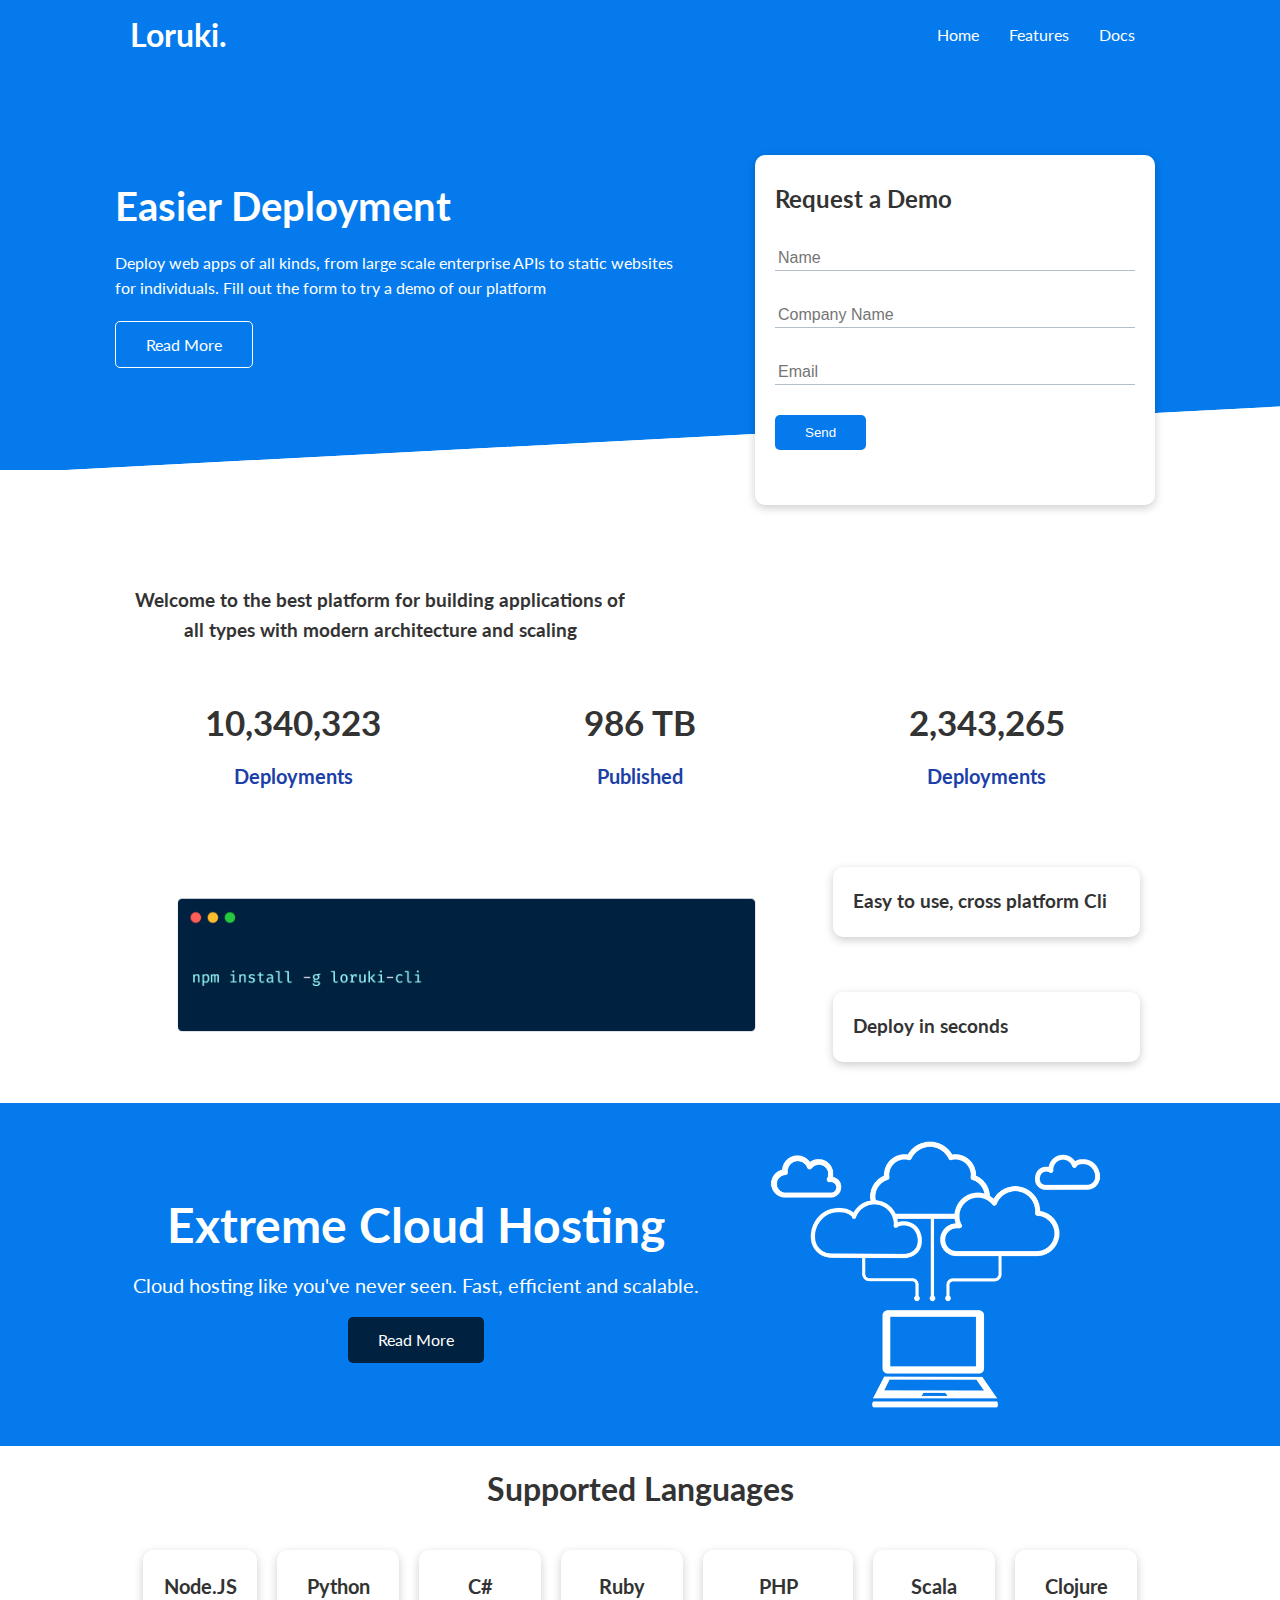
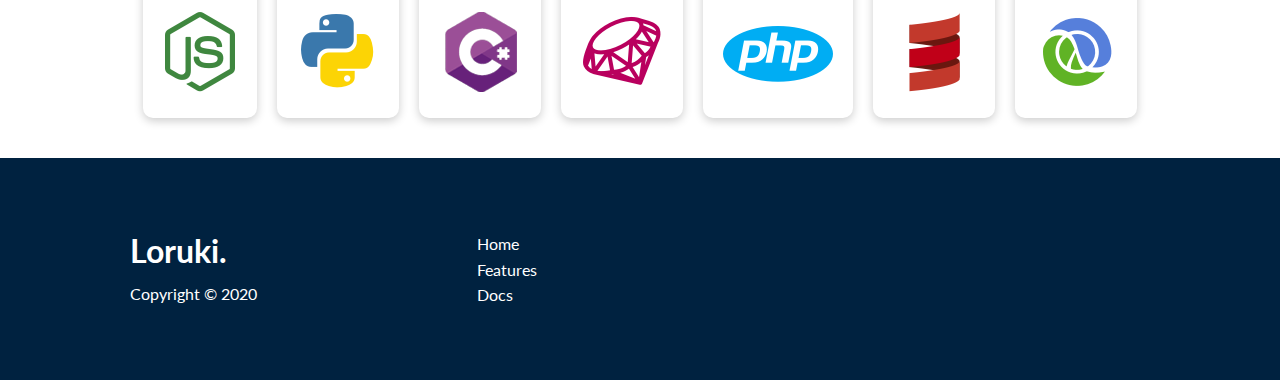
<file: index.html>
<!DOCTYPE html>
<html lang="en">
<head>
    <meta charset="UTF-8">
    <meta name="viewport" content="width=device-width, initial-scale=1.0">
    <link rel="stylesheet" href="https://cdnjs.cloudflare.com/ajax/libs/font-awesome/5.15.1/css/all.min.css" integrity="sha512-+4zCK9k+qNFUR5X+cKL9EIR+ZOhtIloNl9GIKS57V1MyNsYpYcUrUeQc9vNfzsWfV28IaLL3i96P9sdNyeRssA==" crossorigin="anonymous" />
    <link rel="stylesheet" href="./css/style.css">
    <link rel="stylesheet" href="./css/utilities.css">
    <title>Loruki | Cloud Hosting For Everyone</title>
</head>

<body>
    <div class="navbar">
        <div class="container flex">
            <h1 class="logo">Loruki.</h1>
            <nav>
                <ul>
                    <li><a href="index.html">Home</a></li>
                    <li><a href="features.html">Features</a></li>
                    <li><a href="docs.html">Docs</a></li>
                </ul>
            </nav>
        </div>
    </div>

    <section class="showcase">
        <div class="container grid">
            <div class="showcase-text">
                <h1>Easier Deployment</h1>
                <p>Deploy web apps of all kinds, from large scale enterprise APIs to static websites for individuals. Fill out the form to try a demo of our platform</p>
                <a href="features.html" class="btn btn-outline">Read More</a>
            </div>

            <div class="showcase-form card">
                <h2>Request a Demo</h2>
                <form action="">
                    <div class="form-control">
                        <input type="text" name="name" placeholder="Name" required>
                    </div>
                    <div class="form-control">
                        <input type="text" name="company" placeholder="Company Name" required>
                    </div>
                    <div class="form-control">
                        <input type="text" name="email" placeholder="Email" required>
                    </div>
                    <input type="submit" value="Send" class="btn btn-primary">
                </form>
            </div>
        </div>
    </section>

    <section class="stats">
        <div class="container">
            <h3 class="stats-heading text-center my-1">
                Welcome to the best platform for building applications of all types with modern architecture and scaling
            </h3>

            <div class="grid grid-3 text-center my-4">
                <div>
                    <i class="fas fa-server fa-3x"></i>
                    <h3>10,340,323</h3>
                    <p class="text-secondary">Deployments</p>
                </div>
                <div>
                    <i class="fas fa-upload fa-3x"></i>
                    <h3>986 TB</h3>
                    <p class="text-secondary">Published</p>
                </div>
                <div>
                    <i class="fas fa-project-diagram fa-3x"></i>
                    <h3>2,343,265</h3>
                    <p class="text-secondary">Deployments</p>
                </div>
            </div>
        </div>
    </section>

    <section class="cli">
        <div class="container grid">
            <img src="images/cli.png" alt="">
            <div class="card">
                <h3>Easy to use, cross platform Cli</h3>
            </div>
            <div class="card">
                <h3>Deploy in seconds</h3>
            </div>
        </div>
    </section>

    <section class="cloud bg-primary my-2 py-2">
        <div class="container grid">
            <div class="text-center">
                <h2 class="lg">Extreme Cloud Hosting</h2>
                <p class="lead my-1">Cloud hosting like you've never seen. Fast, efficient and scalable.</p>
                <a href="features.html" class="btn btn-dark">Read More</a>
            </div>
            <img src="images/cloud.png" alt="">
        </div>
    </section>

    <section class="languages">
        <h2 class="md text-center my-2">
            Supported Languages
        </h2>
        <div class="container flex">
            <div class="card">
                <h4>Node.JS</h4>
                <img src="images/logos/node.png" alt="">
            </div>
            <div class="card">
                <h4>Python</h4>
                <img src="images/logos/python.png" alt="">
              </div>
              <div class="card">
                <h4>C#</h4>
                <img src="images/logos/csharp.png" alt="">
              </div>
              <div class="card">
                <h4>Ruby</h4>
                <img src="images/logos/ruby.png" alt="">
              </div>
              <div class="card">
                <h4>PHP</h4>
                <img src="images/logos/php.png" alt="">
              </div>
              <div class="card">
                <h4>Scala</h4>
                <img src="images/logos/scala.png" alt="">
              </div>
              <div class="card">
                <h4>Clojure</h4>
                <img src="images/logos/clojure.png" alt="">
              </div>
        </div>
    </section>

    <footer class="footer bg-dark py-5">
        <div class="container grid grid-3">
            <div>
                <h1>Loruki.</h1>
                <p>Copyright &copy; 2020</p>
            </div>
            <nav>
                <ul>
                    <li><a href="index.html">Home</a></li>
                    <li><a href="features.html">Features</a></li>
                    <li><a href="docs.html">Docs</a></li>
                </ul>
            </nav>
            <div class="social">
                <a href="#"><i class="fab fa-github fa-2x"></i></a>
                <a href="#"><i class="fab fa-facebook fa-2x"></i></a>
                <a href="#"><i class="fab fa-instagram fa-2x"></i></a>
                <a href="#"><i class="fab fa-twitter fa-2x"></i></a>
            </div>
        </div>
    </footer>
</body>
</html>
</file>
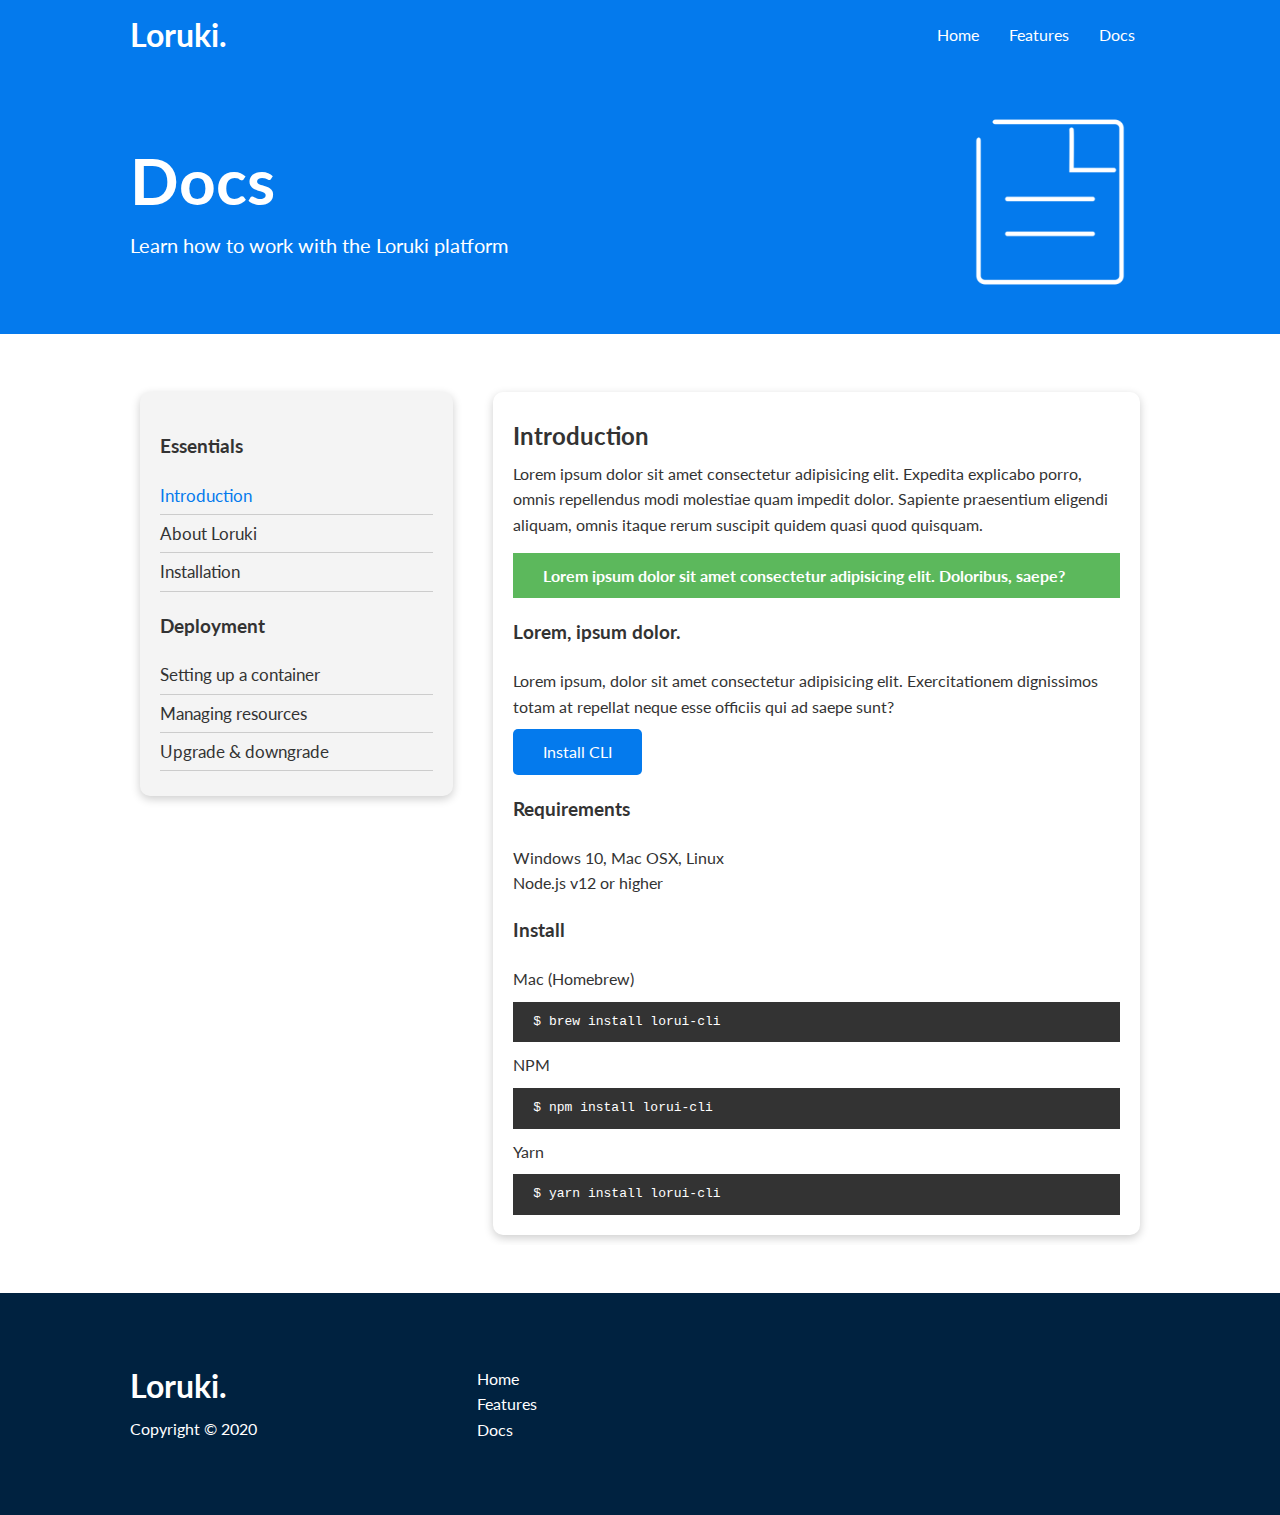
<file: docs.html>
<!DOCTYPE html>
<html lang="en">
<head>
    <meta charset="UTF-8">
    <meta name="viewport" content="width=device-width, initial-scale=1.0">
    <link rel="stylesheet" href="https://cdnjs.cloudflare.com/ajax/libs/font-awesome/5.15.1/css/all.min.css" integrity="sha512-+4zCK9k+qNFUR5X+cKL9EIR+ZOhtIloNl9GIKS57V1MyNsYpYcUrUeQc9vNfzsWfV28IaLL3i96P9sdNyeRssA==" crossorigin="anonymous" />
    <link rel="stylesheet" href="./css/style.css">
    <link rel="stylesheet" href="./css/utilities.css">
    <title>Loruki | Cloud Hosting For Everyone</title>
</head>

<body>
    <div class="navbar">
        <div class="container flex">
            <h1 class="logo">Loruki.</h1>
            <nav>
                <ul>
                    <li><a href="index.html">Home</a></li>
                    <li><a href="features.html">Features</a></li>
                    <li><a href="docs.html">Docs</a></li>
                </ul>
            </nav>
        </div>
    </div>

    <section class="docs-head bg-primary py-3">
        <div class="container grid">
            <div>
                <h1 class="xl">Docs</h1>
                <p class="lead">
                    Learn how to work with the Loruki platform
                </p>
            </div>
            <img src="images/docs.png" alt="">
        </div>
    </section>

    <section class="docs-main my-4">
        <div class="container grid">
            <div class="card bg-light p3">
                <h3 class="my-2">Essentials</h3>
                <nav>
                    <ul>
                        <li><a class="text-primary" href="#">Introduction</a></li>
                        <li><a href="#">About Loruki</a></li>
                        <li><a href="#">Installation</a></li>
                    </ul>
                </nav>
                <h3 class="my-2">Deployment</h3>
                <nav>
                    <ul>
                        <li><a href="#">Setting up a container</a></li>
                        <li><a href="#">Managing resources</a></li>
                        <li><a href="#">Upgrade & downgrade</a></li>
                    </ul>
                </nav>
            </div>
            <div class="card">
                <h2>Introduction</h2>
                <p>Lorem ipsum dolor sit amet consectetur adipisicing elit. Expedita explicabo porro, omnis repellendus modi molestiae quam impedit dolor. Sapiente praesentium eligendi aliquam, omnis itaque rerum suscipit quidem quasi quod quisquam.</p>
                <div class="alert alert-success">
                    <i class="fas fa-info"></i> Lorem ipsum dolor sit amet consectetur adipisicing elit. Doloribus, saepe?
                </div>

                <h3>Lorem, ipsum dolor.</h3>
                <p>Lorem ipsum, dolor sit amet consectetur adipisicing elit. Exercitationem dignissimos totam at repellat neque esse officiis qui ad saepe sunt?</p>
                <a href="#" class="btn btn-primary">Install CLI</a>

                <h3>Requirements</h3>
                <ul>
                    <li>Windows 10, Mac OSX, Linux</li>
                    <li>Node.js v12 or higher</li>
                </ul>

                <h3>Install</h3>
                <p>Mac (Homebrew)</p>
                <pre><code>$ brew install lorui-cli</code></pre>
                <p>NPM</p>
                <pre><code>$ npm install lorui-cli</code></pre>
                <p>Yarn</p>
                <pre><code>$ yarn install lorui-cli</code></pre>
            </div>

        </div>
    </section>

    <footer class="footer bg-dark py-5">
        <div class="container grid grid-3">
            <div>
                <h1>Loruki.</h1>
                <p>Copyright &copy; 2020</p>
            </div>
            <nav>
                <ul>
                    <li><a href="index.html">Home</a></li>
                    <li><a href="features.html">Features</a></li>
                    <li><a href="docs.html">Docs</a></li>
                </ul>
            </nav>
            <div class="social">
                <a href="#"><i class="fab fa-github fa-2x"></i></a>
                <a href="#"><i class="fab fa-facebook fa-2x"></i></a>
                <a href="#"><i class="fab fa-instagram fa-2x"></i></a>
                <a href="#"><i class="fab fa-twitter fa-2x"></i></a>
            </div>
        </div>
    </footer>
</body>
</html>
</file>
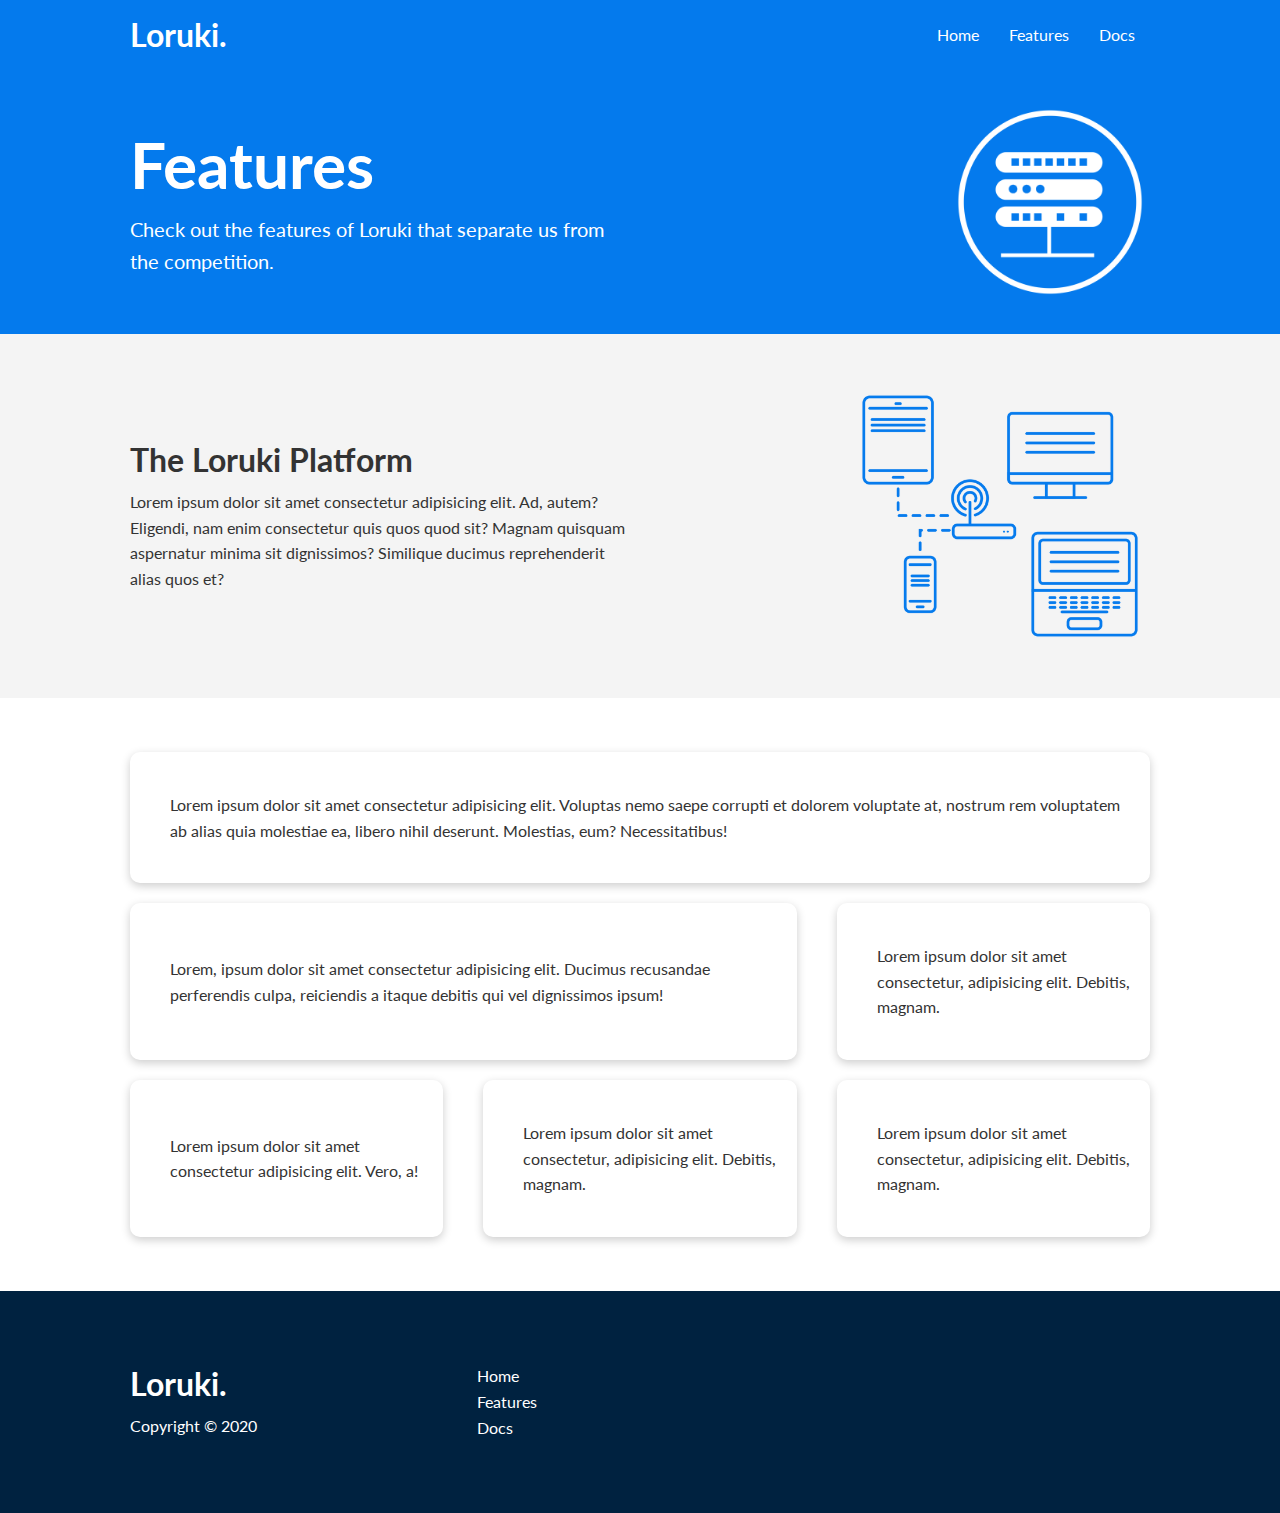
<file: features.html>
<!DOCTYPE html>
<html lang="en">
<head>
    <meta charset="UTF-8">
    <meta name="viewport" content="width=device-width, initial-scale=1.0">
    <link rel="stylesheet" href="https://cdnjs.cloudflare.com/ajax/libs/font-awesome/5.15.1/css/all.min.css" integrity="sha512-+4zCK9k+qNFUR5X+cKL9EIR+ZOhtIloNl9GIKS57V1MyNsYpYcUrUeQc9vNfzsWfV28IaLL3i96P9sdNyeRssA==" crossorigin="anonymous" />
    <link rel="stylesheet" href="./css/style.css">
    <link rel="stylesheet" href="./css/utilities.css">
    <title>Loruki | Cloud Hosting For Everyone</title>
</head>

<body>
    <div class="navbar">
        <div class="container flex">
            <h1 class="logo">Loruki.</h1>
            <nav>
                <ul>
                    <li><a href="index.html">Home</a></li>
                    <li><a href="features.html">Features</a></li>
                    <li><a href="docs.html">Docs</a></li>
                </ul>
            </nav>
        </div>
    </div>

    <section class="features-head bg-primary py-3">
        <div class="container grid">
            <div>
                <h1 class="xl">Features</h1>
                <p class="lead">
                    Check out the features of Loruki that separate us from the competition.
                </p>
            </div>
            <img src="images/server.png" alt="">
        </div>
    </section>

    <section class="features-sub-head bg-light py-3">
        <div class="container grid">
            <div>
                <h1 class="md">The Loruki Platform</h1>
                <p class="sm">
                    Lorem ipsum dolor sit amet consectetur adipisicing elit. Ad, autem? Eligendi, nam enim consectetur quis quos quod sit? Magnam quisquam aspernatur minima sit dignissimos? Similique ducimus reprehenderit alias quos et?
                </p>
            </div>
            <img src="images/server2.png" alt="">
        </div>
    </section>

    <section class="features-main my-2">
        <div class="container grid grid-3">
            <div class="card flex">
                <i class="fas fa-server fa-3x"></i>
                <p>Lorem ipsum dolor sit amet consectetur adipisicing elit. Voluptas nemo saepe corrupti et dolorem voluptate at, nostrum rem voluptatem ab alias quia molestiae ea, libero nihil deserunt. Molestias, eum? Necessitatibus!</p>
            </div>
            <div class="card flex">
                <i class="fas fa-network-wired fa-3x"></i>
                <p>
                    Lorem, ipsum dolor sit amet consectetur adipisicing elit. Ducimus
                    recusandae perferendis culpa, reiciendis a itaque debitis qui vel
                    dignissimos ipsum!
                </p>
            </div>
            <div class="card flex">
                <i class="fas fa-laptop-code fa-3x"></i>
                <p>
                    Lorem ipsum dolor sit amet consectetur, adipisicing elit. Debitis,
                    magnam.
                </p>
            </div>
            <div class="card flex">
                <i class="fas fa-database fa-3x"></i>
                <p>
                    Lorem ipsum dolor sit amet consectetur adipisicing elit. Vero, a!
                </p>
            </div>
            <div class="card flex">
                <i class="fas fa-power-off fa-3x"></i>
                <p>
                    Lorem ipsum dolor sit amet consectetur, adipisicing elit. Debitis,
                    magnam.
                </p>
            </div>
            <div class="card flex">
                <i class="fas fa-upload fa-3x"></i>
                <p>
                    Lorem ipsum dolor sit amet consectetur, adipisicing elit. Debitis,
                    magnam.
                </p>
            </div>
        </div>
    </section>

    <footer class="footer bg-dark py-5">
        <div class="container grid grid-3">
            <div>
                <h1>Loruki.</h1>
                <p>Copyright &copy; 2020</p>
            </div>
            <nav>
                <ul>
                    <li><a href="index.html">Home</a></li>
                    <li><a href="features.html">Features</a></li>
                    <li><a href="docs.html">Docs</a></li>
                </ul>
            </nav>
            <div class="social">
                <a href="#"><i class="fab fa-github fa-2x"></i></a>
                <a href="#"><i class="fab fa-facebook fa-2x"></i></a>
                <a href="#"><i class="fab fa-instagram fa-2x"></i></a>
                <a href="#"><i class="fab fa-twitter fa-2x"></i></a>
            </div>
        </div>
    </footer>
</body>
</html>
</file>
<file: css/style.css>
@import url('https://fonts.googleapis.com/css2?family=Lato:wght@300&display=swap');

:root {
    --primary-color: #047aed;
    --secondary-color: #1c3fa8;
    --dark-color: #002240;
    --light-color: #f4f4f4;
    --success-color: #5cb85c;
    --error-color: #d9534f;
}

* {
    box-sizing: border-box;
    padding: 0;
    margin: 0;
}

body {
    font-family: 'Lato', sans-serif;
    color: #333;
    line-height: 1.6;
}

ul {
    list-style-type: none;
}

a {
    text-decoration: none;
    color: #333;
}

h1, h2 {
    line-height: 1.2;
    margin: 10px 0;

}

p {
    margin: 10px 0;
}

img {
    width: 100%;
}

code, pre {
    background: #333;
    color: #fff;
    padding: 10px;
}

/* Navbar */
.navbar {
    background-color: var(--primary-color);
    color: #fff;
    height: 70px;
}

.navbar .flex {
    justify-content: space-between;
}

.navbar ul {
    display: flex;
}

.navbar a {
    color: #fff;
    padding: 10px;
    margin: 0 5px;
}

.navbar a:hover {
    border-bottom: 2px #fff solid;
}

/* Showcase */
.showcase {
    height: 400px;
    background: var(--primary-color);
    color: #fff;
    position: relative;
}

.showcase h1 {
    font-size: 40px;
}

.showcase p {
    margin: 20px 0;
}

.showcase .grid {
    grid-template-columns: 55% 45%;
    gap: 30px;
    overflow: visible;
}

.showcase-text {
    animation: slideInFromLeft .8s ease-in;
}

.showcase-form {
    position: relative;
    top: 60px;
    height: 350px;
    width: 400px;
    padding: 40px;
    z-index: 100; 
    justify-self:  flex-end;
    animation: slideInFromRight .8s ease-in;
}

.showcase-form .form-control {
    margin: 30px 0;
}

.showcase-form input[type='text'],
.showcase-form input[type='email'] {
    border: 0;
    border-bottom: 1px solid #b4becb;
    width: 100%;
    padding: 3px;
    font-size: 16px;
}

.showcase-form input:focus {
    outline: none;
}

.showcase::before, 
.showcase::after {
    content: '';
    position: absolute;
    height: 100px;
    bottom: -70px;
    right: 0;
    left: 0;
    background: #fff;
    transform: skewY(-3deg);
    -webkit-transform: skewY(-3deg);
    -moz-transform: skewY(-3deg);
    -ms-transform: skewY(-3deg);
}

/* Stats */
.stats {
    padding-top: 100px;
    animation: slideInFromBottom .8s ease-in;
}

.stats-heading {
    max-width: 500px;
    margin: auto;
}

.stats .grid h3 {
    font-size: 35px;
}

.stats .grid p {
    font-size: 20px;
    font-weight: bold;
}

/* Cli */
.cli .grid {
    grid-template-columns: repeat(3, 1fr);
    grid-template-rows: repeat(2, 1fr);
}

.cli .grid > *:first-child {
    grid-column: 1 / span 2;
    grid-row: 1 /span 2;
}

/* Cloud */
.cloud .grid {
    grid-template-columns: 4fr 3fr;
}

/* Languages */
.languages .flex {
    flex-wrap: wrap;
}

.languages .card {
    text-align: center;
    margin: 18px 10px 40px;
    transition: transform .2s ease-in;
}

.languages .card h4 {
    font-size: 20px;
    margin-bottom: 10px;
}

.languages .card:hover {
    transform: translateY(-15px);
}

/* Features */
.features-head img {
    width: 200px;
    justify-self: flex-end;
}

.features-sub-head img {
    width: 300px;
    justify-self: flex-end;
}

.features-main .card > i {
    margin-right: 20px;;
}

.features-main .grid {
    padding: 30px;
}

.features-main .grid > *:first-child {
    grid-column: 1 / span 3;
}

.features-main .grid > *:nth-child(2) {
    grid-column: 1 / span 2;
}

/* Docs */
.docs-head img {
    width: 200px;
    justify-self: flex-end;
}

.docs-main h3 {
    margin: 20px 0;
}

.docs-main .grid {
    grid-template-columns: 1fr 2fr;
    align-items: flex-start;
}

.docs-main nav li {
    font-size: 17px;
    padding-bottom: 5px;
    margin-bottom: 5px;
    border-bottom: 1px #ccc solid;
}

.docs-main a:hover {
    font-weight: bold;
}

/* Footer */
.footer .social a {
    margin: 0 10px;
}

/* Animations */
@keyframes slideInFromLeft {
    0% {
        transform: translateX(-100%);
    }
    100% {
        transform: translateX(0%);
    }
}

@keyframes slideInFromRight {
    0% {
        transform: translateX(100%);
    }
    100% {
        transform: translateX(0%);
    }
}

@keyframes slideInFromTop {
    0% {
        transform: translateY(-100%);
    }
    100% {
        transform: translateY(0%);
    }
}

@keyframes slideInFromBottom {
    0% {
        transform: translateY(100%);
    }
    100% {
        transform: translateY(0%);
    }
}

/* Tablet and under */
@media(max-width: 768px) {
    .grid,
    .showcase .grid,
    .stats .grid,
    .cli .grid,
    .cloud .grid,
    .features-main .grid,
    .docs-main .grid {
        grid-template-columns: 1fr;
        grid-template-rows: 1fr;
    }

    .showcase {
        height: auto;
    }

    .showcase-text {
        text-align: center; 
        margin-top: 40px;
    }

    .showcase-form {
        justify-self: center;
        margin: auto; 
    }

    .cli .grid > *:first-child {
        grid-column: 1;
        grid-row: 1;
    }
    
    .features-head, .features-sub-head, .docs-head {
        text-align: center;
    }

    .features-head img, .features-sub-head img, .docs-head img{
        justify-self: center;
    }

    .features-main .grid > *:first-child,
    .features-main .grid > *:nth-child(2) {
        grid-column: 1;
    }
}


/* Mobile */
@media(max-width: 500px) {
    .navbar {
        height: 110px;
    } 
    .navbar .flex {
        flex-direction: column;
    }
    .navbar ul {
        padding: 10px;
        background-color: (0,0,0,0.1);
    }
}
</file>
<file: css/utilities.css>
/* Utilities */
.container {
    max-width: 1100px;
    margin: 0  auto;
    overflow: auto;
    padding: 0 40px;
}

.text-center {
    text-align: center;
}

.flex {
    display: flex;
    justify-content: center;
    align-items: center;
    height: 100%;
}

.grid {
    display: grid;
    grid-template-columns: repeat(2, 1fr);
    gap: 20px;
    justify-content: center;
    align-items: center;
    height: 100%;
}

.grid-3 {
    grid-template-columns: repeat(3, 1fr);
}

.card {
    background-color: #fff;
    color: #333;
    border-radius: 10px;
    box-shadow: 0 3px 10px rgba(0,0,0,0.2);
    padding: 20px;
    margin: 10px;
}

.btn {
    display: inline-block;
    padding: 10px 30px;
    cursor: pointer;
    background: var(--primary-color);
    color: #fff;
    border: none;
    border-radius: 5px;
}

.btn-outline {
    background: transparent;
    border: 1px #fff solid;
}

.btn:hover {
    transform: scale(0.98);
}

/* Backgrounds & Colored Buttons */
.bg-primary, .btn-primary {
    background-color: var(--primary-color);
    color: #fff;
}

.bg-secondary, .btn-secondary {
    background-color: var(--secondary-color);
    color: #fff;
}

.bg-dark, .btn-dark {
    background-color: var(--dark-color);
    color: #fff;
}

.bg-light, .btn-light {
    background-color: var(--light-color);
    color: #333;
}

/* Alert */
.alert {
    background-color: var(--light-color);
    padding: 10px 20px;
    font-weight: bold;
    margin: 15px 0;
}

.alert i {
    margin-right: 10px;
}

.alert-success {
    background-color: var(--success-color);
    color: white;
} 

.alert-error {
    background-color: var(--error-color);
    color: white;
} 

.bg-primary a,
.btn-primary a,
.bg-secondary a,
.btn-secondary a,
.bg-dark a,
.btn-dark a {
    color: #fff;
}

/* Text colors */
.text-primary {
    color: var(--primary-color);
}

.text-secondary {
    color: var(--secondary-color);
}

.text-dark {
    color: var(--dark-color);
}

.text-light {
    color: var(--light-color);
}

/* Text sizes */
.lead {
    font-size: 20px;
}

.sm {
    font-size: 1rem;
}

.md {
    font-size: 2rem;
}

.lg {
    font-size: 3rem;
}

.xl {
    font-size: 4rem;
}

/* Margin */

.my-1 {
    margin: 1rem 0;
}

.my-2 {
    margin: 1.5rem 0;
}

.my-3 {
    margin: 2rem 0;
}

.my-4 {
    margin: 3rem 0;
}

.my-5 {
    margin: 4rem 0;
}

.m-1 {
    margin: 1rem;
}

.m-2 {
    margin: 1.5rem;
}

.m-3 {
    margin: 2rem;
}

.m-4 {
    margin: 3rem;
}

.m-5 {
    margin: 4rem;
}

/* Padding */

.py-1 {
    padding: 1rem 0;
}

.py-2 {
    padding: 1.5rem 0;
}

.py-3 {
    padding: 2rem 0;
}

.py-4 {
    padding: 3rem 0;
}

.py-5 {
    padding: 4rem 0;
}

.p-1 {
    padding: 1rem;
}

.p-2 {
    padding: 1.5rem;
}

.p-3 {
    padding: 2rem;
}

.p-4 {
    padding: 3rem;
}

.p-5 {
    padding: 4rem;
}
</file>
